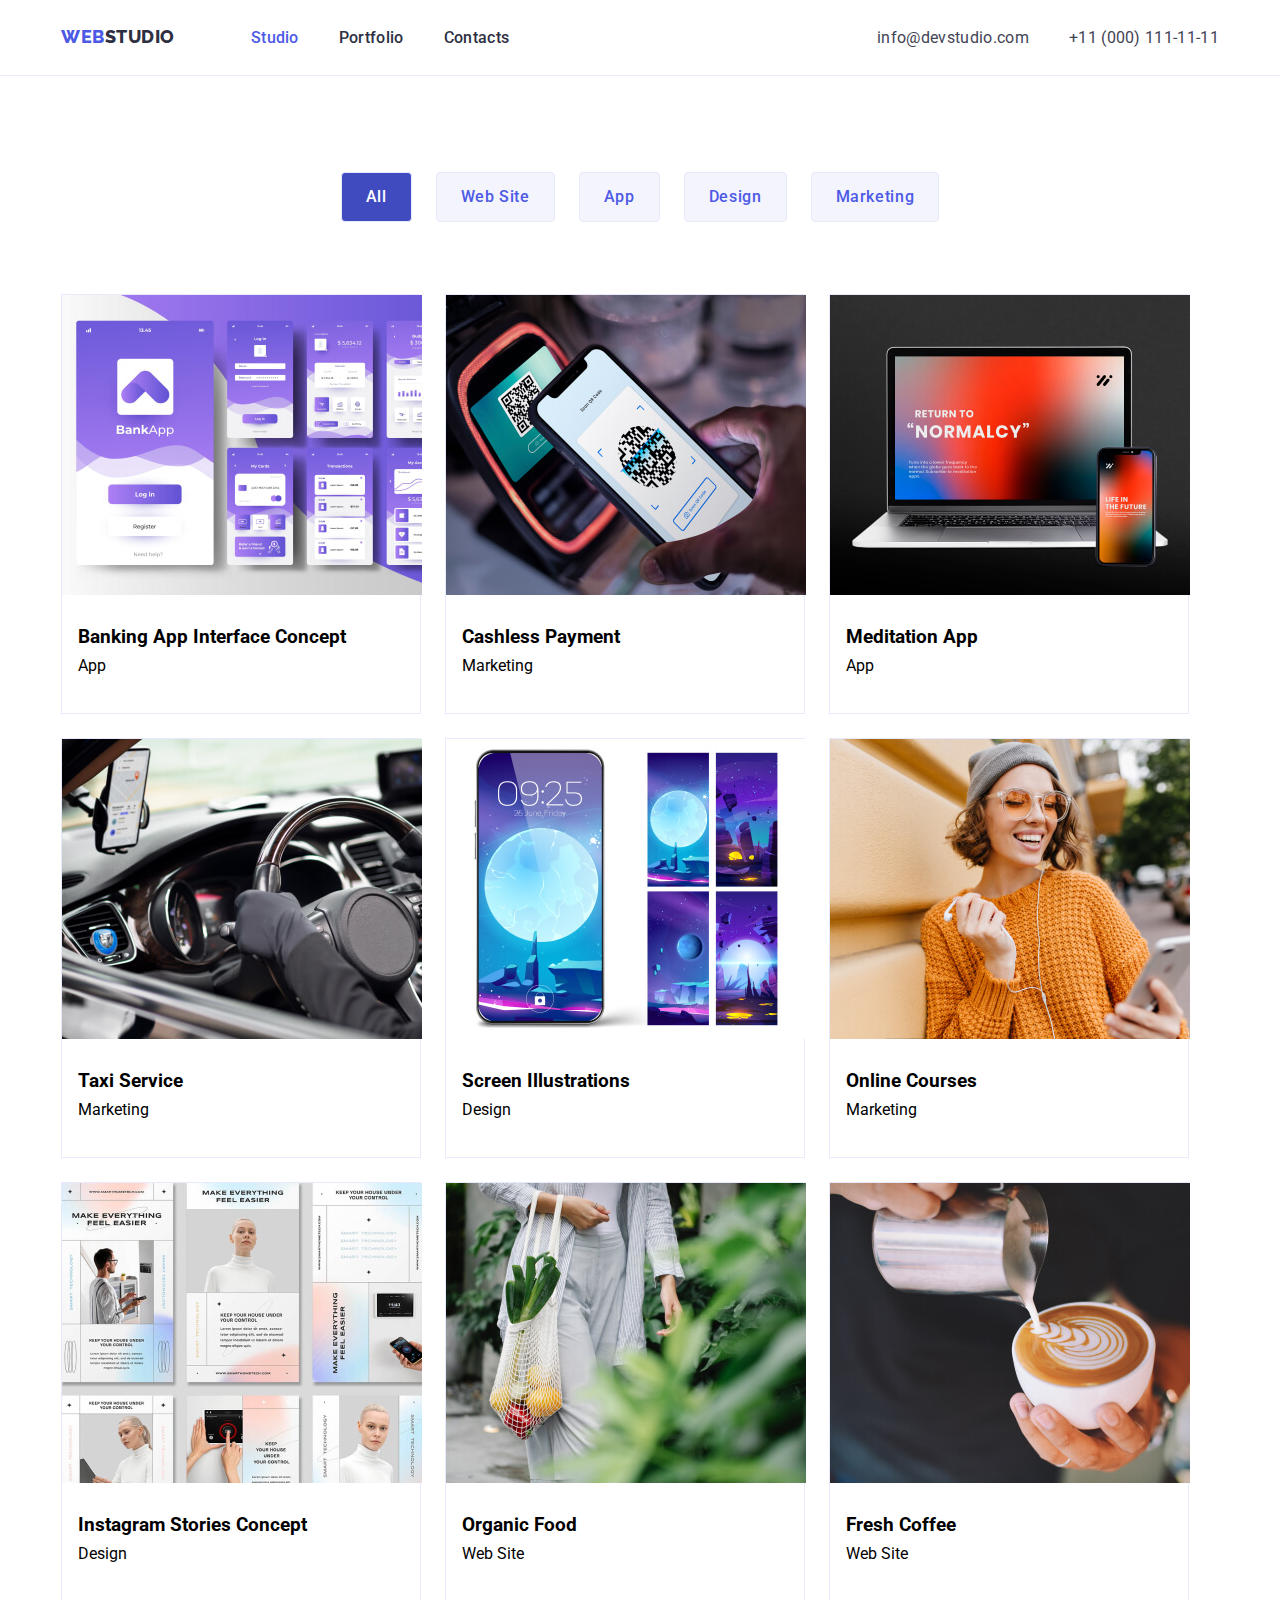
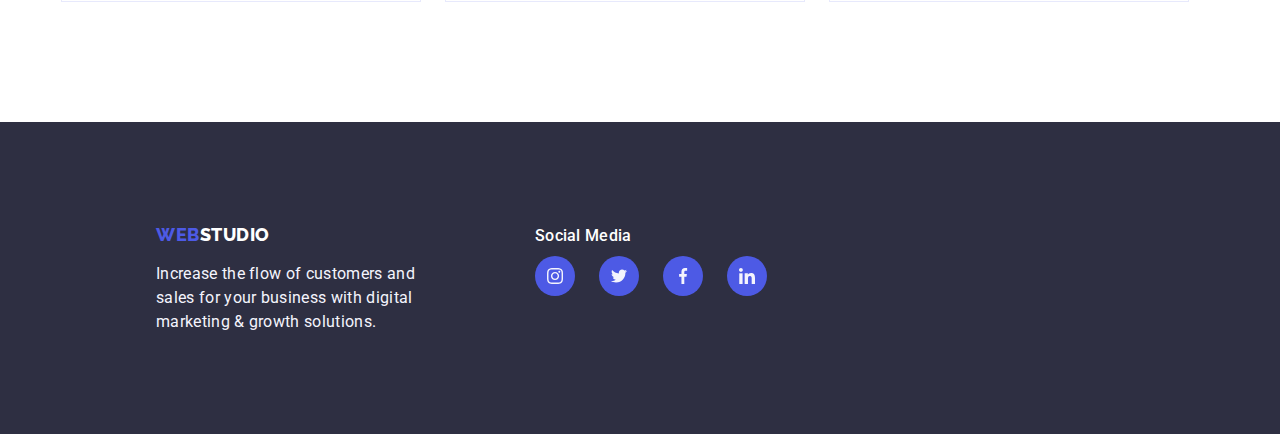
<file: portfolio.html>
<!DOCTYPE html>
<html lang="en">
  <head>
    <meta charset="UTF-8" />
    <meta name="viewport" content="width=device-width, initial-scale=1.0" />
    <link rel="preconnect" href="https://fonts.googleapis.com" />
    <link rel="preconnect" href="https://fonts.gstatic.com" crossorigin />
    <link
      href="https://fonts.googleapis.com/css2?family=Raleway:wght@800&family=Roboto:wght@400;500;700;900&display=swap"
      rel="stylesheet" />
    <link rel="stylesheet" href="css/style.css" />
    <link rel="stylesheet" href="css/modern-normalize.css" />

    <title>WEBSTUDIO</title>
  </head>
  <body>
    <div class="container">
      <header>
        <div class="menu">
          <nav>
            <a class="logo" href=""
              ><span class="logo-left">WEB</span
              ><span class="logo-right">STUDIO</span></a
            >
            <ul class="nav">
              <li><a class="active" href="index.html">Studio</a></li>
              <li><a href="portfolio.html">Portfolio</a></li>
              <li><a href="#Contacts">Contacts</a></li>
            </ul>
          </nav>

          <ul class="contact-info">
            <li><a href="mailto:info@devstudio.com">info@devstudio.com</a></li>
            <li><a href="tel:+110001111111">+11 (000) 111-11-11</a></li>
          </ul>
        </div>
      </header>
      <main>
        <section class="service-tags">
          <ul class="service-tags-items">
            <li><button class="active">All</button></li>
            <li><button>Web Site</button></li>
            <li><button>App</button></li>
            <li><button>Design</button></li>
            <li><button>Marketing</button></li>
          </ul>
        </section>
        <section>
          <ul class="services-offered">
            <li class="service-cards">
              <img
                src="images/service-img-1.jpg"
                alt="service-img-1"
                width="360"
                height="300" />
              <span class="service-card-names">
                <h3>Banking App Interface Concept</h3>
                <p>App</p>
              </span>
            </li>
            <li class="service-cards">
              <img
                src="images/service-img-2.jpg"
                alt="service-img-2"
                width="360"
                height="300" />
              <span class="service-card-names">
                <h3>Cashless Payment</h3>
                <p>Marketing</p>
              </span>
            </li>
            <li class="service-cards">
              <img
                src="images/service-img-3.jpg"
                alt="service-img-3"
                width="360"
                height="300" />
              <span class="service-card-names">
                <h3>Meditation App</h3>
                <p>App</p>
              </span>
            </li>
            <li class="service-cards">
              <img
                src="images/service-img-4.jpg"
                alt="service-img-4"
                width="360"
                height="300" />
              <span class="service-card-names">
                <h3>Taxi Service</h3>
                <p>Marketing</p>
              </span>
            </li>
            <li class="service-cards">
              <img
                src="images/service-img-5.jpg"
                alt="service-img-5"
                width="360"
                height="300" />
              <span class="service-card-names">
                <h3>Screen Illustrations</h3>
                <p>Design</p>
              </span>
            </li>
            <li class="service-cards">
              <img
                src="images/service-img-6.jpg"
                alt="service-img-6"
                width="360"
                height="300" />
              <span class="service-card-names">
                <h3>Online Courses</h3>
                <p>Marketing</p>
              </span>
            </li>
            <li class="service-cards">
              <img
                src="images/service-img-7.jpg"
                alt="service-img-7"
                width="360"
                height="300" />
              <span class="service-card-names">
                <h3>Instagram Stories Concept</h3>
                <p>Design</p>
              </span>
            </li>
            <li class="service-cards">
              <img
                src="images/service-img-8.jpg"
                alt="service-img-8"
                width="360"
                height="300" />
              <span class="service-card-names">
                <h3>Organic Food</h3>
                <p>Web Site</p>
              </span>
            </li>
            <li class="service-cards">
              <img
                src="images/service-img-9.jpg"
                alt="service-img-9"
                width="360"
                height="300" />
              <span class="service-card-names">
                <h3>Fresh Coffee</h3>
                <p>Web Site</p>
              </span>
            </li>
          </ul>
        </section>
      </main>
      <footer>
        <section class="footer-deatails">
          <a class="logo" href=""
            ><span class="logo-left">WEB</span
            ><span class="logo-right">STUDIO</span></a
          >
          <p>
            Increase the flow of customers and <br />
            sales for your business with digital <br />
            marketing & growth solutions.
          </p>
        </section>
        <section class="footer-soc-med">
          <p>Social Media</p>
          <ul class="soc-med">
            <li>
              <div class="soc-med-bg">
                <svg
                  xmlns="http://www.w3.org/2000/svg"
                  width="16"
                  height="16"
                  viewBox="0 0 16 16"
                  fill="none">
                  <g clip-path="url(#clip0_598487_658)">
                    <path
                      d="M15.9843 4.70392C15.9468 3.85378 15.8093 3.26932 15.6124 2.76287C15.4092 2.22529 15.0967 1.74399 14.6872 1.34389C14.2871 0.937561 13.8026 0.621826 13.2713 0.421835C12.7619 0.224897 12.1805 0.0874194 11.3303 0.0499365C10.4738 0.00927917 10.2019 -0.00012207 8.02963 -0.00012207C5.85733 -0.00012207 5.58543 0.00927917 4.73212 0.0467621C3.88197 0.084245 3.29751 0.221845 2.79119 0.418661C2.25348 0.621826 1.77219 0.934387 1.37209 1.34389C0.965758 1.74399 0.650145 2.22846 0.450033 2.75982C0.253096 3.26932 0.115618 3.85061 0.0781347 4.70075C0.0374774 5.55724 0.0280762 5.82914 0.0280762 8.00144C0.0280762 10.1737 0.0374774 10.4456 0.0749603 11.299C0.112443 12.1491 0.250043 12.7336 0.446981 13.24C0.650145 13.7776 0.965758 14.2589 1.37209 14.659C1.77219 15.0653 2.25666 15.3811 2.78801 15.581C3.29751 15.778 3.8788 15.9155 4.72906 15.9529C5.58226 15.9906 5.85428 15.9998 8.02658 15.9998C10.1989 15.9998 10.4708 15.9906 11.3241 15.9529C12.1742 15.9155 12.7587 15.778 13.265 15.581C14.3403 15.1653 15.1904 14.3152 15.6062 13.24C15.803 12.7305 15.9406 12.1491 15.9781 11.299C16.0156 10.4456 16.025 10.1737 16.025 8.00144C16.025 5.82914 16.0218 5.55724 15.9843 4.70392ZM14.5435 11.2364C14.509 12.0179 14.3778 12.4398 14.2684 12.7211C13.9995 13.4181 13.4463 13.9714 12.7493 14.2402C12.468 14.3496 12.043 14.4809 11.2646 14.5152C10.4207 14.5528 10.1676 14.562 8.03281 14.562C5.89799 14.562 5.64172 14.5528 4.80085 14.5152C4.01945 14.4809 3.5975 14.3496 3.31619 14.2402C2.96932 14.112 2.65359 13.9088 2.39731 13.6432C2.13163 13.3837 1.92847 13.0712 1.80027 12.7243C1.69087 12.443 1.55962 12.0179 1.52532 11.2396C1.48771 10.3957 1.47843 10.1425 1.47843 8.00767C1.47843 5.87285 1.48771 5.61658 1.52532 4.77584C1.55962 3.99443 1.69087 3.57248 1.80027 3.29117C1.92847 2.94418 2.13163 2.62857 2.40049 2.37217C2.65981 2.10649 2.97237 1.90333 3.31937 1.77525C3.60067 1.66585 4.0258 1.5346 4.80403 1.50017C5.64794 1.46269 5.90117 1.45329 8.03586 1.45329C10.1738 1.45329 10.4269 1.46269 11.2678 1.50017C12.0492 1.5346 12.4712 1.66585 12.7525 1.77525C13.0993 1.90333 13.4151 2.10649 13.6714 2.37217C13.937 2.63162 14.1402 2.94418 14.2684 3.29117C14.3778 3.57248 14.509 3.99748 14.5435 4.77584C14.581 5.61975 14.5904 5.87285 14.5904 8.00767C14.5904 10.1425 14.581 10.3925 14.5435 11.2364Z"
                      fill="#F4F4FD" />
                    <path
                      d="M8.02967 3.89124C5.76055 3.89124 3.91949 5.73217 3.91949 8.00141C3.91949 10.2707 5.76055 12.1116 8.02967 12.1116C10.2989 12.1116 12.1398 10.2707 12.1398 8.00141C12.1398 5.73217 10.2989 3.89124 8.02967 3.89124ZM8.02967 10.6676C6.55758 10.6676 5.3635 9.47362 5.3635 8.00141C5.3635 6.5292 6.55758 5.33524 8.02967 5.33524C9.50188 5.33524 10.6958 6.5292 10.6958 8.00141C10.6958 9.47362 9.50188 10.6676 8.02967 10.6676Z"
                      fill="#F4F4FD" />
                    <path
                      d="M13.262 3.72871C13.262 4.2586 12.8324 4.68825 12.3024 4.68825C11.7725 4.68825 11.3428 4.2586 11.3428 3.72871C11.3428 3.19869 11.7725 2.76917 12.3024 2.76917C12.8324 2.76917 13.262 3.19869 13.262 3.72871Z"
                      fill="#F4F4FD" />
                  </g>
                  <defs>
                    <clipPath id="clip0_598487_658">
                      <rect width="16" height="16" fill="white" />
                    </clipPath>
                  </defs>
                </svg>
              </div>
            </li>
            <li>
              <div class="soc-med-bg">
                <svg
                  xmlns="http://www.w3.org/2000/svg"
                  width="16"
                  height="16"
                  viewBox="0 0 16 16"
                  fill="none">
                  <g clip-path="url(#clip0_598487_664)">
                    <path
                      d="M16 3.03888C15.405 3.29988 14.771 3.47288 14.11 3.55688C14.79 3.15088 15.309 2.51288 15.553 1.74388C14.919 2.12188 14.219 2.38888 13.473 2.53788C12.871 1.89688 12.013 1.49988 11.077 1.49988C9.261 1.49988 7.799 2.97388 7.799 4.78088C7.799 5.04088 7.821 5.29088 7.875 5.52888C5.148 5.39588 2.735 4.08888 1.114 2.09788C0.831 2.58888 0.665 3.15088 0.665 3.75588C0.665 4.89188 1.25 5.89888 2.122 6.48188C1.595 6.47188 1.078 6.31888 0.64 6.07788C0.64 6.08788 0.64 6.10088 0.64 6.11388C0.64 7.70788 1.777 9.03188 3.268 9.33688C3.001 9.40988 2.71 9.44488 2.408 9.44488C2.198 9.44488 1.986 9.43288 1.787 9.38888C2.212 10.6879 3.418 11.6429 4.852 11.6739C3.736 12.5469 2.319 13.0729 0.785 13.0729C0.516 13.0729 0.258 13.0609 0 13.0279C1.453 13.9649 3.175 14.4999 5.032 14.4999C11.068 14.4999 14.368 9.49988 14.368 5.16588C14.368 5.02088 14.363 4.88088 14.356 4.74188C15.007 4.27988 15.554 3.70288 16 3.03888Z"
                      fill="#F4F4FD" />
                  </g>
                  <defs>
                    <clipPath id="clip0_598487_664">
                      <rect width="16" height="16" fill="white" />
                    </clipPath>
                  </defs>
                </svg>
              </div>
            </li>
            <li>
              <div class="soc-med-bg">
                <svg
                  xmlns="http://www.w3.org/2000/svg"
                  width="16"
                  height="16"
                  viewBox="0 0 16 16"
                  fill="none">
                  <g clip-path="url(#clip0_598487_670)">
                    <path
                      d="M10.6647 2.65654H12.1254V0.112545C11.8734 0.0778779 11.0067 -0.00012207 9.99736 -0.00012207C7.89136 -0.00012207 6.4487 1.32454 6.4487 3.75921V5.99988H4.12469V8.84388H6.4487V15.9999H9.29803V8.84455H11.528L11.882 6.00055H9.29736V4.04121C9.29803 3.21921 9.51936 2.65654 10.6647 2.65654Z"
                      fill="#F4F4FD" />
                  </g>
                  <defs>
                    <clipPath id="clip0_598487_670">
                      <rect width="16" height="16" fill="white" />
                    </clipPath>
                  </defs>
                </svg>
              </div>
            </li>
            <li>
              <div class="soc-med-bg">
                <svg
                  xmlns="http://www.w3.org/2000/svg"
                  width="16"
                  height="16"
                  viewBox="0 0 16 16"
                  fill="none">
                  <g clip-path="url(#clip0_598487_674)">
                    <path
                      d="M15.9961 15.9999V15.9992H16.0001V10.1312C16.0001 7.26053 15.3821 5.04919 12.0261 5.04919C10.4128 5.04919 9.33009 5.93453 8.88809 6.77386H8.84143V5.31719H5.65942V15.9992H8.97276V10.7099C8.97276 9.31719 9.23676 7.97053 10.9614 7.97053C12.6608 7.97053 12.6861 9.55986 12.6861 10.7992V15.9999H15.9961Z"
                      fill="#F4F4FD" />
                    <path
                      d="M0.264038 5.31787H3.58137V15.9999H0.264038V5.31787Z"
                      fill="#F4F4FD" />
                    <path
                      d="M1.92139 -0.00012207C0.860728 -0.00012207 6.10352e-05 0.860545 6.10352e-05 1.92121C6.10352e-05 2.98188 0.860728 3.86055 1.92139 3.86055C2.98206 3.86055 3.84273 2.98188 3.84273 1.92121C3.84206 0.860545 2.98139 -0.00012207 1.92139 -0.00012207V-0.00012207Z"
                      fill="#F4F4FD" />
                  </g>
                  <defs>
                    <clipPath id="clip0_598487_674">
                      <rect width="16" height="16" fill="white" />
                    </clipPath>
                  </defs>
                </svg>
              </div>
            </li>
          </ul>
        </section>
      </footer>
    </div>
  </body>
</html>
</file>
<file: css/style.css>
:root {
  --font-family-raleway: "Raleway", sans-serif;
  --font-family-roboto: "Roboto", sans-serif;
  --slate: #434455;
  --navy-blue: #2e2f42;
  --iris: #4d5ae5;
  --ocean: #404bbf;
  --white: #fff;
  --cloud: #f4f4fd;
  --cornflower: #e7e9fc;
  --grey: #2e2f42;
}

body {
  background-color: #fff;
  font-family: var(--font-family-roboto);
}

.container {
  max-width: 1440px;
  margin: 0 auto;
}

/* header */

header {
  background-color: var(--white);
  border-bottom: 1px solid var(--cornflower);
}

.logo {
  font-family: var(--font-family-raleway);
  font-size: 18px;
  font-style: normal;
  font-weight: 800;
  line-height: 21px;
  letter-spacing: 0.54px;
  text-transform: uppercase;
  text-decoration: none;
}

.logo-left {
  color: var(--iris);
}

.logo-right {
  color: var(--navy-blue);
}
.menu {
  display: flex;
  flex-direction: row;
  justify-content: space-between;
  padding: 25.5px 0 25.5px 0;
  max-width: 1158px;
  margin: 0 auto;

  /* border-bottom: 1px solid var(--cornflower); */
  background: var(--white);
}
nav {
  display: flex;
  flex-direction: row;
  gap: 76px;
}
.menu > nav {
  display: flex;
  flex-direction: row;
  justify-content: start;
  width: 50%;
}
nav > .nav {
  display: flex;
  flex-direction: row;
  gap: 40px;
}
.menu > .contact-info {
  display: flex;
  flex-direction: row;
  justify-content: end;
  gap: 40px;
  width: 50%;
}
ul {
  list-style-type: none;
  margin: 0;
  padding: 0;
}
nav ul li a {
  color: var(--navy-blue);
  font-family: var(--font-family-roboto);
  font-size: 16px;
  font-style: normal;
  font-weight: 500;
  line-height: 24px;
  letter-spacing: 0.32px;
  text-decoration-line: none;
}
nav ul li a:hover {
  color: var(--ocean);
}
nav ul li .active {
  color: var(--iris);
  font-family: var(--font-family-roboto);
  font-size: 16px;
  font-style: normal;
  font-weight: 500;
  line-height: 24px;
  letter-spacing: 0.32px;
}
.contact-info li a {
  color: var(--slate);
  font-family: var(--font-family-roboto);
  font-size: 16px;
  font-style: normal;
  font-weight: 400;
  line-height: 24px;
  letter-spacing: 0.32px;
  text-decoration-line: none;
}
.contact-info li a:hover {
  color: var(--ocean);
}

.hero {
  background: url("images/hero_bg1.jpg");
  height: 600px;
  max-width: 1440px;
  display: flex;
  flex-direction: column;
  flex-wrap: wrap;
  align-items: center;
  justify-content: center;
}

.hero > h1 {
  color: var(--white);
  text-align: center;
  font-family: var(--font-family-roboto);
  font-size: 56px;
  font-style: normal;
  font-weight: 700;
  line-height: 60px;
  letter-spacing: 1.12px;
  margin: 0;
}
.hero > button {
  color: var(--white);
  border: 0;
  border-radius: 4px;
  background: var(--iris);
  margin-top: 48px;
  padding: 16px 32px 16px 32px;
}
.hero > button:hover {
  background: var(--ocean);
  cursor: pointer;
}

/* header */

/* main */
main {
  background-color: var(--white);
}

.core-values-section {
  margin-top: 120px;
  background-color: var(--white);
}
.core-values,
.services,
.team {
  display: flex;
  flex-direction: row;
  gap: 24px;
  max-width: 1158px;
  margin: 0 auto;
}
.core-values > li {
  max-width: 264px;
}

.core-values > li > .core-card > .core-img {
  background-color: var(--cloud);
  padding: 24px 100px;
  display: flex;
  align-items: center;
  justify-content: center;
}

.core-values > li > h3 {
  color: var(--navy-blue);
  font-family: var(--font-family-roboto);
  font-size: 20px;
  font-style: normal;
  font-weight: 500;
  line-height: 24px; /* 120% */
  letter-spacing: 0.4px;
}
.core-values > li > p {
  color: var(--slate);
  font-family: var(--font-family-roboto);
  font-size: 16px;
  font-style: normal;
  font-weight: 400;
  line-height: 24px; /* 150% */
  letter-spacing: 0.32px;
}

.team-section {
  margin-top: 120px;
}
.section-title {
  color: var(--navy-blue);
  font-family: var(--font-family-roboto);
  font-size: 36px;
  font-style: normal;
  font-weight: 700;
  line-height: 40px; /* 111.111% */
  letter-spacing: 0.72px;
  text-align: center;
  text-transform: capitalize;
}
.team-section {
  background: var(--cloud);
}
.section-title {
  padding: 120px 0 72px 0;
}
h2,
h3,
p {
  margin: 0;
}
h3 {
  margin-top: 8px;
  margin-bottom: 8px;
}
.team {
  padding-bottom: 120px;
}
.team > .team-card {
  background-color: var(--white);
  display: inline-flex;
  padding-bottom: 0px;
  flex-direction: column;
  justify-content: center;
  align-items: center;
  gap: 32px;
  border-radius: 0px 0px 4px 4px;
  background: var(--white);
  box-shadow: 0px 2px 1px 0px rgba(46, 47, 66, 0.08),
    0px 1px 1px 0px rgba(46, 47, 66, 0.16),
    0px 1px 6px 0px rgba(46, 47, 66, 0.08);
  text-align: center;
  padding-bottom: 32px;
}
.team-card > h3 {
  color: var(--navy-blue);
  font-family: var(--font-family-roboto);
  font-size: 20px;
  font-style: normal;
  font-weight: 500;
  line-height: 24px; /* 120% */
  letter-spacing: 0.4px;
}
.team-card > p {
  color: var(--slate);
  font-family: var(--font-family-roboto);
  font-size: 16px;
  font-style: normal;
  font-weight: 400;
  line-height: 24px; /* 150% */
  letter-spacing: 0.32px;
}
.soc-med {
  margin-top: 8px;
  display: flex;
  flex-direction: row;
  align-items: center;
  justify-content: center;
  gap: 24px;
}
.soc-med-bg {
  background-color: var(--iris);
  border-radius: 25px;
  padding: 12px;
  height: 40px;
  width: 40px;
}

.customers-section {
  max-width: 1158px;
  margin: 0 auto;
  display: flex;
  flex-direction: column;
  align-items: center;
  justify-content: center;
  padding-bottom: 120px;
}
.customers {
  display: flex;
  flex-direction: row;
  align-items: center;
  justify-content: center;

  gap: 24px;
}

/* main */

/* footer */
footer {
  background: var(--navy-blue);
  padding: 101.5px 0 100px 0;
  max-width: 1440px;
  margin: 0 auto;
  display: flex;
}

.footer-deatails {
  padding-left: 156px;
  padding-right: 120px;
}

.footer-deatails .logo {
  font-family: var(--font-family-raleway);
  font-size: 18px;
  font-style: normal;
  font-weight: 800;
  line-height: 21px;
  letter-spacing: 0.54px;
  text-transform: uppercase;
  text-decoration: none;
}

.footer-deatails .logo .logo-left {
  color: var(--iris);
}

.footer-deatails .logo .logo-right {
  color: var(--white);
}

.footer-deatails > p {
  color: var(--cloud);
  font-family: var(--font-family-roboto);
  font-size: 16px;
  font-style: normal;
  font-weight: 400;
  line-height: 24px;
  letter-spacing: 0.32px;
  margin-top: 17.5px;
}

.footer-soc-med > p {
  color: var(--white);
  font-family: var(--font-family-roboto);
  font-size: 16px;
  font-style: normal;
  font-weight: 500;
  line-height: 24px;
  letter-spacing: 0.32px;
}

/* footer */

/* portfolio */

.service-tags-items {
  display: flex;
  flex-direction: row;
  justify-content: center;
  align-items: center;
  gap: 24px;
  max-width: 1158px;
  margin: 0 auto;
  padding: 96px 0 72px 0;
}

.service-tags-items > li > button {
  display: flex;
  padding: 12px 24px;
  justify-content: center;
  align-items: center;
  border-radius: 4px;
  border: 1px solid var(--cornflower);
  background: var(--cloud);
  color: var(--iris);
  text-align: center;
  font-family: var(--font-family-roboto);
  font-size: 16px;
  font-style: normal;
  font-weight: 500;
  line-height: 24px; /* 150% */
  letter-spacing: 0.64px;
}

.service-tags-items > li > button:hover {
  background-color: var(--ocean);
  color: var(--white);
  cursor: pointer;
}

.service-tags-items > li > button.active {
  background-color: var(--ocean);
  color: var(--white);
}

.services-offered {
  display: flex;
  flex-wrap: wrap;
  gap: 24px;
  max-width: 1158px;
  margin: 0 auto;
  padding-bottom: 120px;
}

.services-offered > .service-cards {
  border: 1px solid var(--cornflower);
  background: var(--white);
  display: flex;
  width: 360px;
  height: 420px;
  padding-bottom: 0px;
  flex-direction: column;
  align-items: flex-start;
  gap: 32px;
  flex-shrink: 0;
}

.service-cards > .service-card-names > h3 {
  margin: 0;
}
.service-cards > .service-card-names {
  margin: 0;
  display: flex;
  padding: 0px 16px;
  flex-direction: column;
  justify-content: center;
  align-items: flex-start;
  gap: 8px;
  align-self: stretch;
}
</file>
